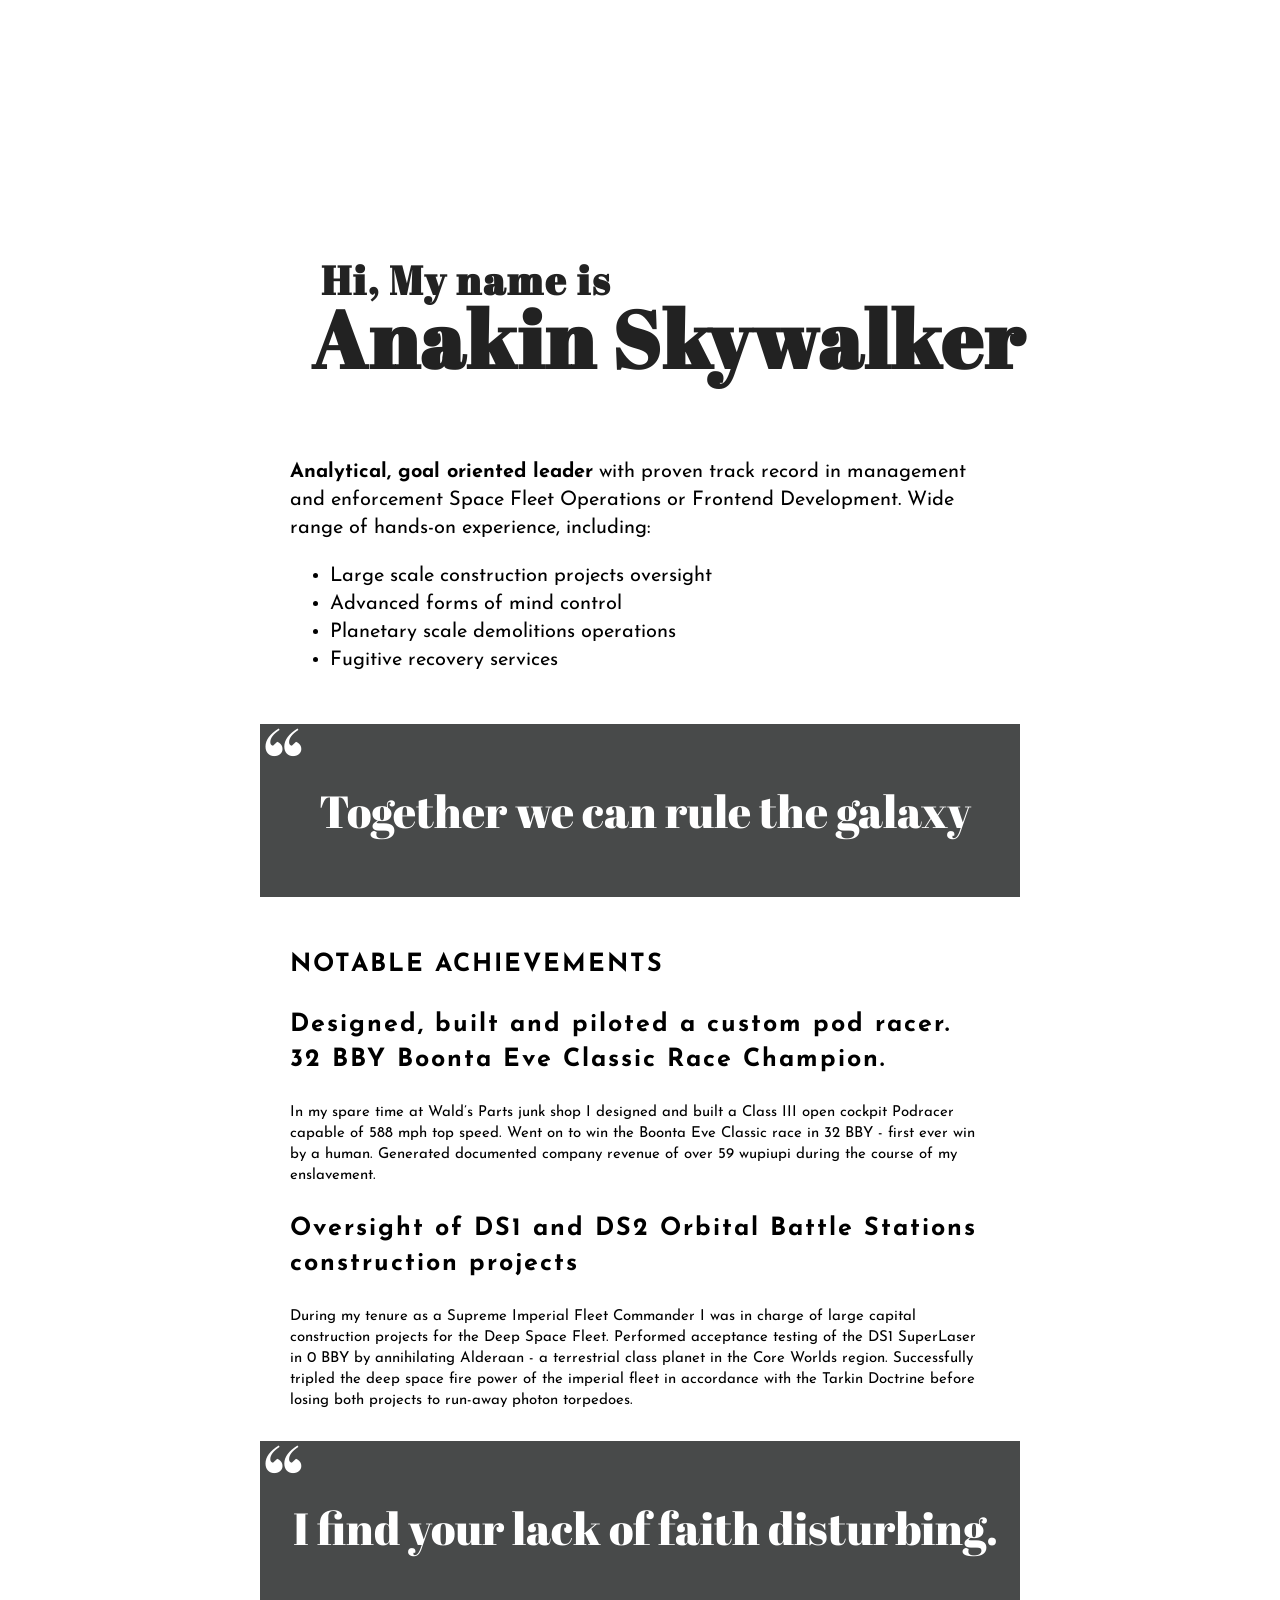
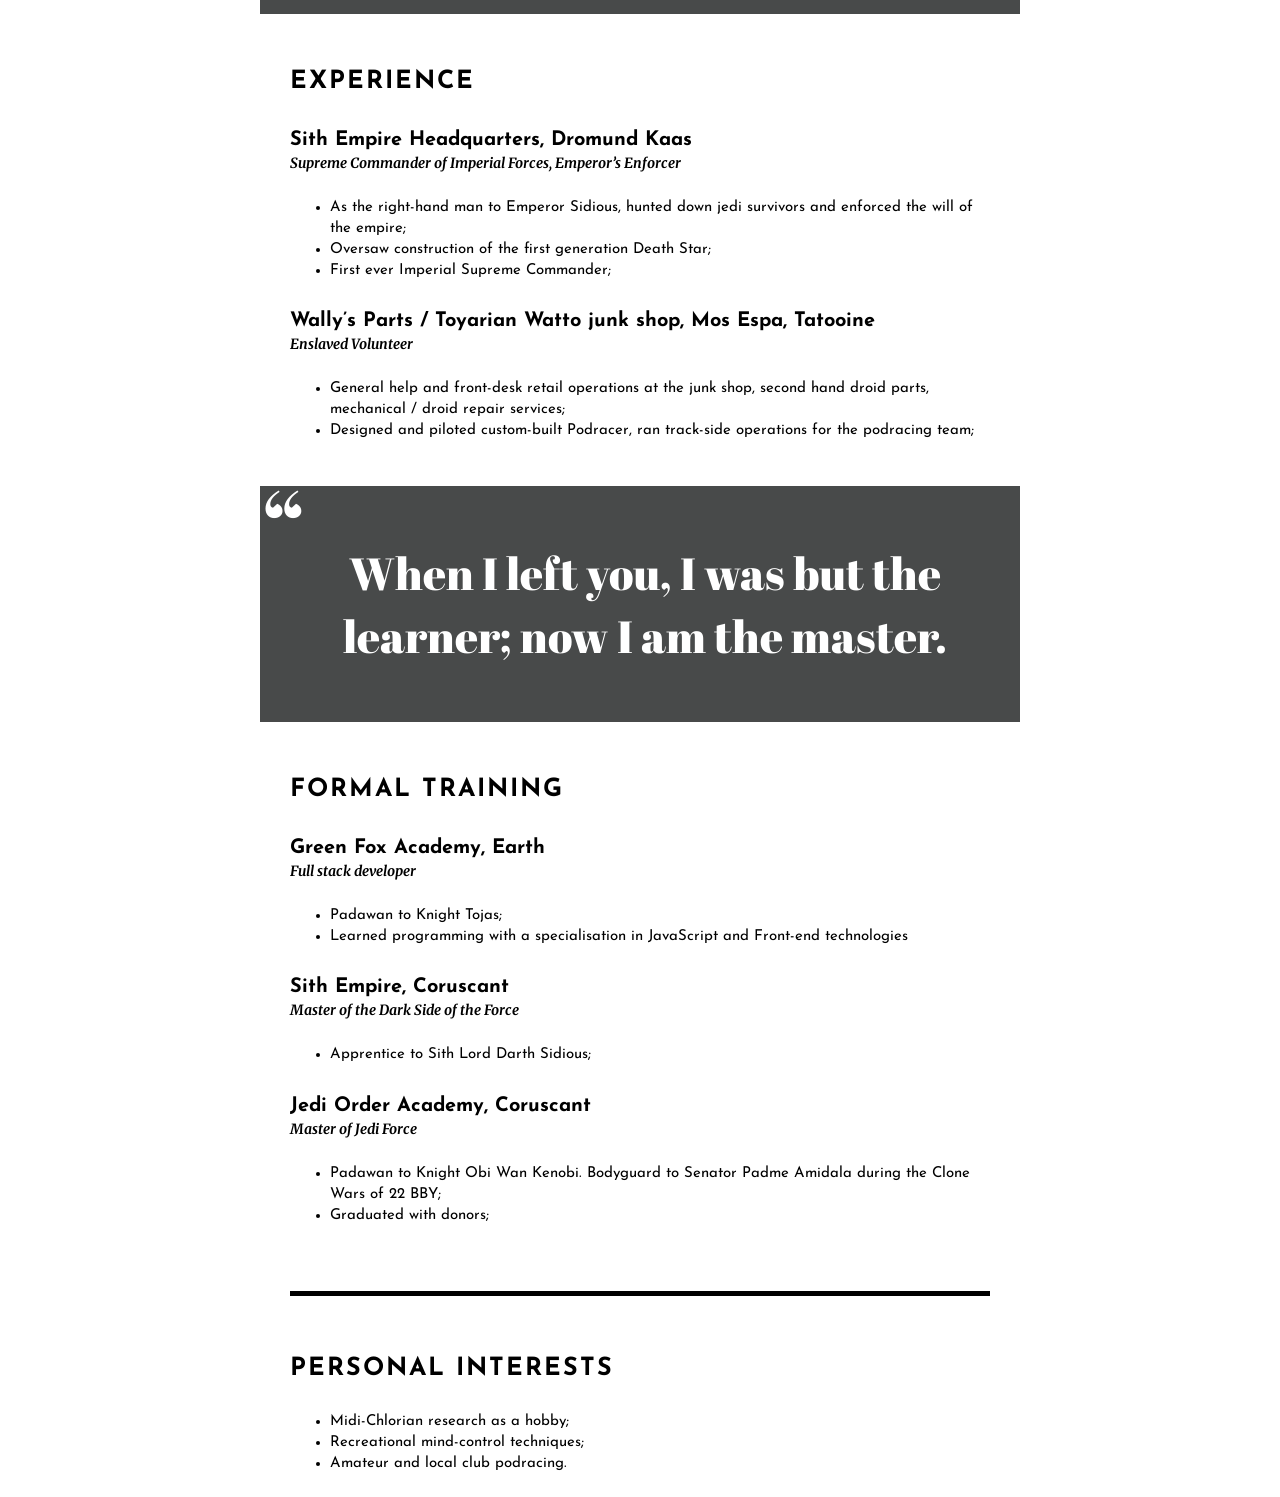
<file: index.html>
<!DOCTYPE html>
<html lang="en" >
<head>
  <meta charset="UTF-8">
  <title>CodePen - My first website</title>
  <link href="https://fonts.googleapis.com/css2?family=Abril+Fatface&display=swap" rel="stylesheet">

<link href="https://fonts.googleapis.com/css2?family=Josefin+Sans&display=swap" rel="stylesheet">

<link href="https://fonts.googleapis.com/css2?family=Merriweather&display=swap" rel="stylesheet"><link rel="stylesheet" href="./style.css">

</head>
<body>
<!-- partial:index.partial.html -->
<header>
    <h2 class="small">Hi, My name is</h2>
    <h1 class="big">Anakin Skywalker</h1>
</header>
<main>
  <article>
  <p><b>Analytical, goal oriented leader</b> with proven track record in management and enforcement Space Fleet Operations or Frontend Development. Wide range of hands-on experience, including:</p>
<ul>
  <li>Large scale construction projects oversight</li>
<li>Advanced forms of mind control</li>
<li>Planetary scale demolitions operations</li>
<li>Fugitive recovery services</li>
</ul>
  </article>
  <blockquote>
    <p>Together we can rule the galaxy</p>
  </blockquote>
  <article>
    <h3>NOTABLE ACHIEVEMENTS</h3>
    <h3>Designed, built and piloted a custom pod racer. 32 BBY Boonta Eve Classic Race Champion.</h3>
    <div>
In my spare time at Wald’s Parts junk shop I designed and built a Class III open cockpit Podracer capable of 588 mph top speed. Went on to win the Boonta Eve Classic race in 32 BBY - first ever win by a human. Generated documented company revenue of over 59 wupiupi during the course of my enslavement.
    </div>
    <h3>Oversight of DS1 and DS2 Orbital Battle Stations construction projects</h3>
    <div>
During my tenure as a Supreme Imperial Fleet Commander I was in charge of large capital construction projects for the Deep Space Fleet. Performed acceptance testing of the DS1 SuperLaser in 0 BBY by annihilating Alderaan - a terrestrial class planet in the Core Worlds region. Successfully tripled the deep space fire power of the imperial fleet in accordance with the Tarkin Doctrine before losing both projects to run-away photon torpedoes.
    </div>
  </article>
    <blockquote>
    <p>I find your lack of faith disturbing.</p>
  </blockquote>
   <article>
     <h3>EXPERIENCE</h3>
     <h4>Sith Empire Headquarters, Dromund Kaas</h4>
     <h5>Supreme Commander of Imperial Forces, Emperor’s Enforcer</h5>
     <div>
<ul>
<li>As the right-hand man to Emperor Sidious, hunted down jedi survivors and enforced the will of the empire;</li>
  <li>Oversaw construction of the first generation Death Star;</li>
  <li>First ever Imperial Supreme Commander;</li>
     </ul>
     </div>
     <h4>Wally’s Parts / Toyarian Watto junk shop, Mos Espa, Tatooine</h4>
     <h5>Enslaved Volunteer</h5>
<div>
  <ul>
<li>General help and front-desk retail operations at the junk shop, second hand droid parts, mechanical / droid repair services;</li>
<li>Designed and piloted custom-built Podracer, ran track-side operations for the podracing team;</li>
  </ul>
     </div>
   </article>
  <blockquote>
    <p>When I left you, I was but the learner; now I am the master.</p>
  </blockquote>
  <article>
    <div>
    <h3>FORMAL TRAINING</h3>
    <h4>Green Fox Academy, Earth</h4>
    <h5>Full stack developer</h5>
<ul>
  <li>Padawan to Knight Tojas;</li>
  <li>Learned programming with a specialisation in JavaScript and Front-end technologies</li>
    </ul>
<h4>Sith Empire, Coruscant</h4>
    <h5>Master of the Dark Side of the Force</h5>
<ul>
  <li>Apprentice to Sith Lord Darth Sidious;</li>
    </ul>
<h4>Jedi Order Academy, Coruscant</h4>
    <h5>Master of Jedi Force</h5>
<ul>
<li>Padawan to Knight Obi Wan Kenobi. Bodyguard to Senator Padme Amidala during the Clone Wars of 22 BBY;</li>
  <li>Graduated with donors;</li>
  </ul>
    </div>
  </article>
  <footer>
    <h3>PERSONAL INTERESTS</h3>
    <div>
      <ul>
<li>Midi-Chlorian research as a hobby;</li>
        <li>Recreational mind-control techniques;</li>
        <li>Amateur and local club podracing.</li>
        </ul>
  </footer>
</main>
<!-- partial -->
  
</body>
</html>
</file>
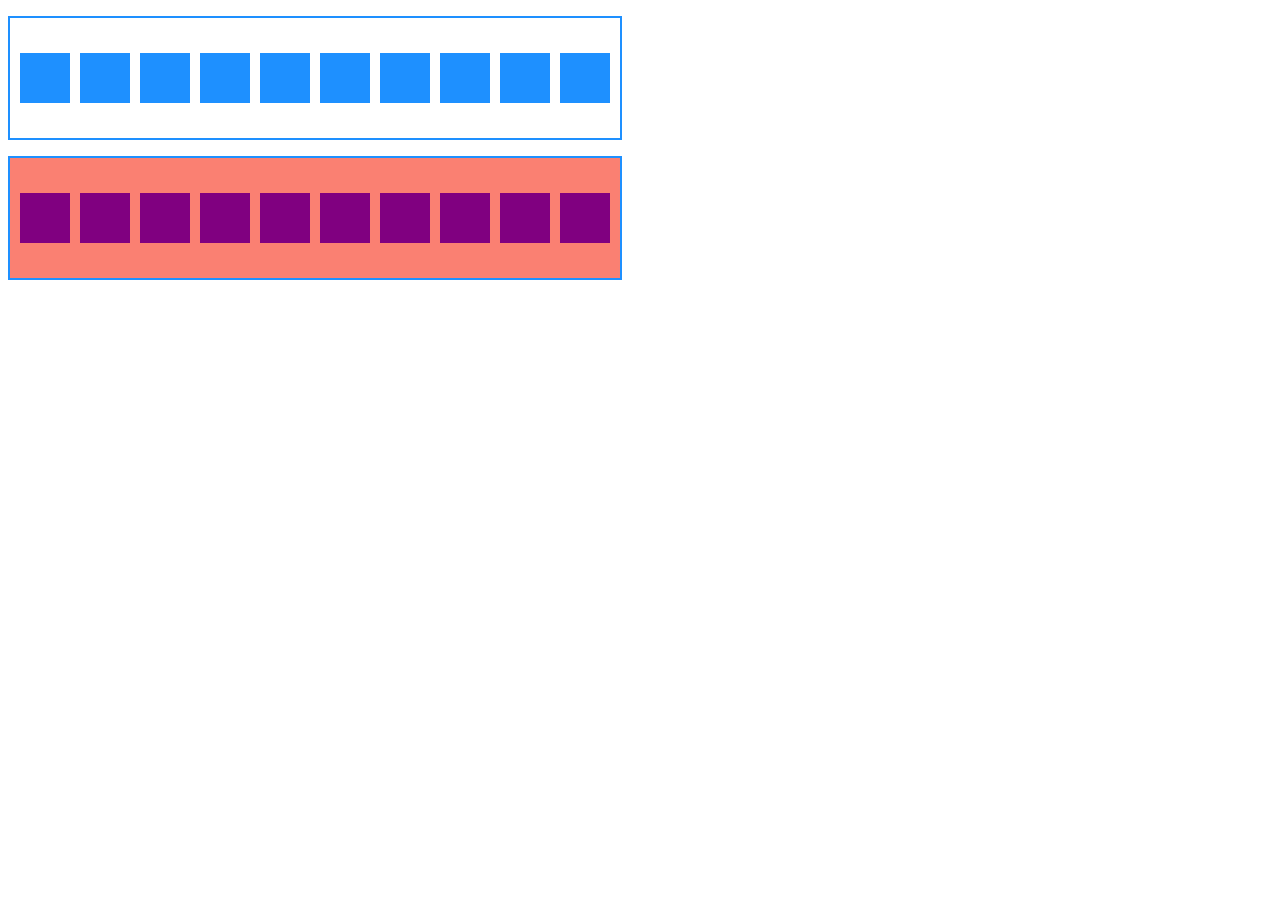
<file: 20-boxes/index.html>
<!DOCTYPE html>
<html lang="en">
<head>
    <link rel="stylesheet" type="text/css" href="style.css">
    <meta charset="UTF-8">
    <meta name="viewport" content="width=device-width, initial-scale=1.0">
    <title>20 boxes</title>
</head>
<body>
    <ul class="container1">
        <li class="item1"></li>
        <li class="item1"></li>
        <li class="item1"></li>
        <li class="item1"></li>
        <li class="item1"></li>
        <li class="item1"></li>
        <li class="item1"></li>
        <li class="item1"></li>
        <li class="item1"></li>
        <li class="item1"></li>
      </ul>

      <ul class="container2">
        <li class="item2"></li>
        <li class="item2"></li>
        <li class="item2"></li>
        <li class="item2"></li>
        <li class="item2"></li>
        <li class="item2"></li>
        <li class="item2"></li>
        <li class="item2"></li>
        <li class="item2"></li>
        <li class="item2"></li>
      </ul>
</body>
</html>
</file>
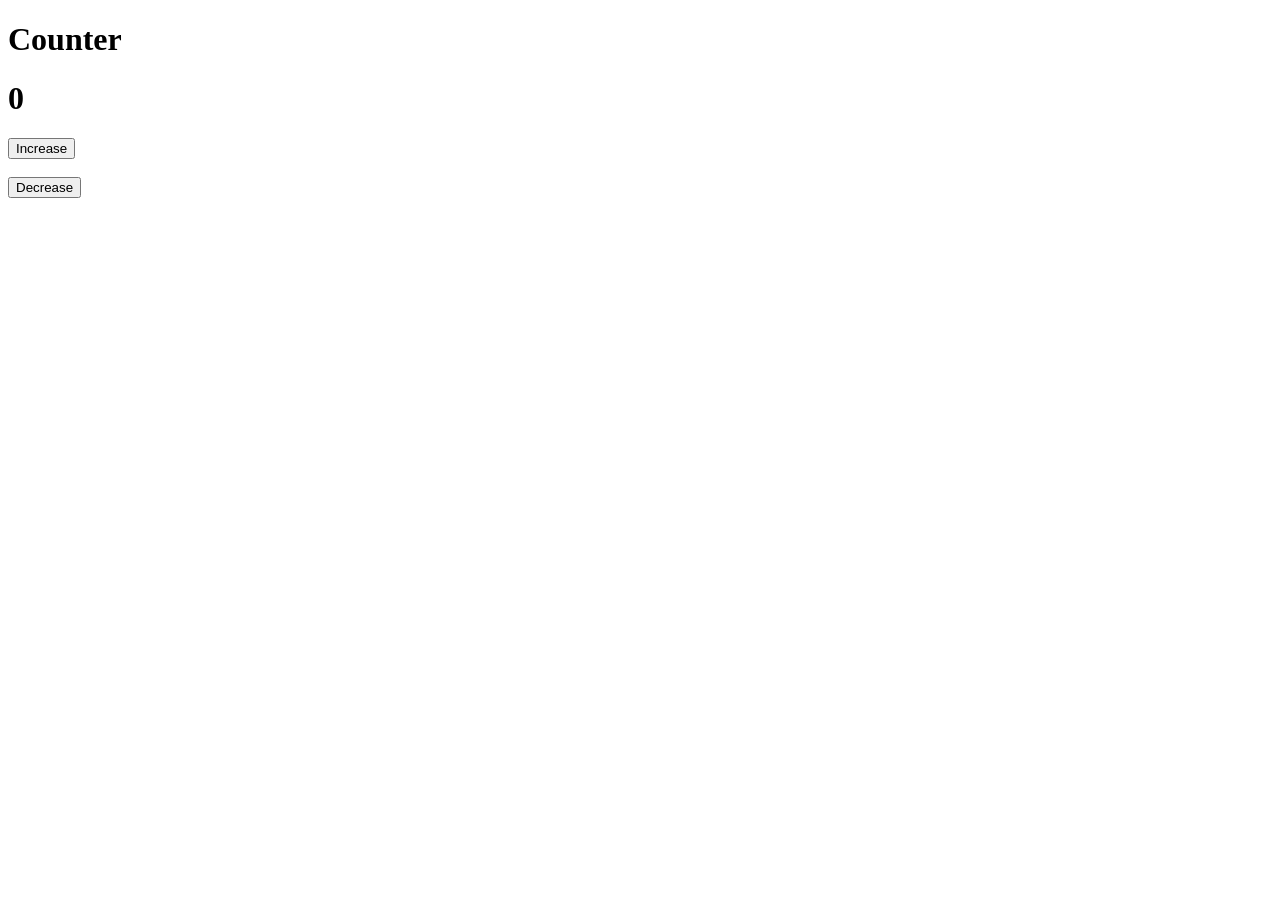
<file: counter/index.html>
<!DOCTYPE html>
<html lang="en">
<head>
    <meta charset="UTF-8">
    <meta name="viewport" content="width=device-width, initial-scale=1.0">
    <title>Counter</title>
</head>
<body>
<h1>Counter</h1>
<h1 id="num">0</h1>
<button id="plus">Increase</button><br><br>
<button id="minus">Decrease</button>

<script src="https://ajax.googleapis.com/ajax/libs/jquery/3.3.1/jquery.min.js"></script>
<script src="scripts.js"></script>
</body>
</html>
</file>
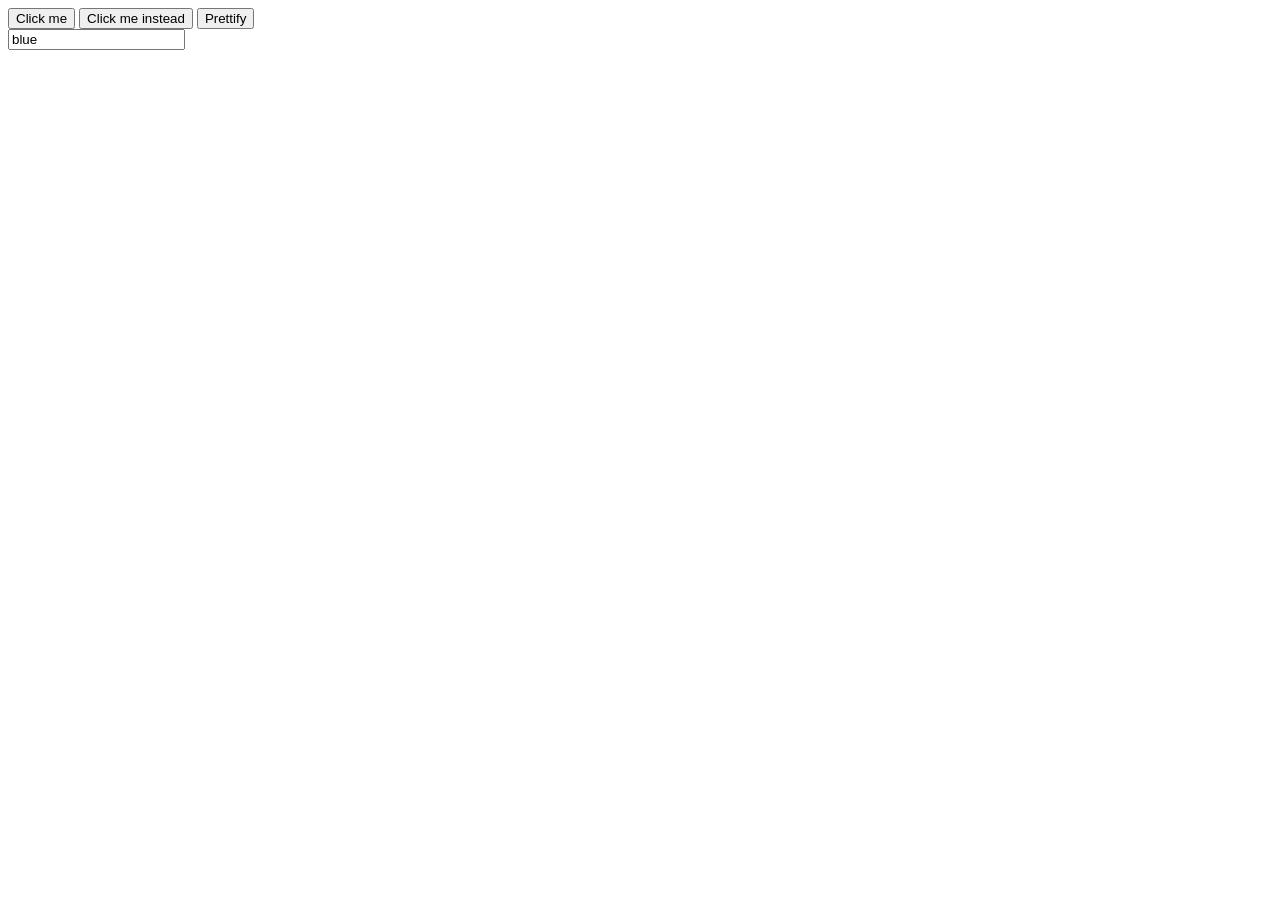
<file: events-event-listeners/index.html>
<!DOCTYPE html>
<html lang="en">
<head>
    <meta charset="UTF-8">
    <meta name="viewport" content="width=device-width, initial-scale=1.0">
    <title>Events & Event Listeners</title>
</head>
<body>
    <button id="first">Click me</button>
    <button id="second">Click me instead</button>
    <button id="third">Prettify</button><br>
    <input type="text" id="color" value="blue"><br>

<script src="https://ajax.googleapis.com/ajax/libs/jquery/3.3.1/jquery.min.js"></script>
<script src="scripts.js"></script>
</body>
</html>
</file>
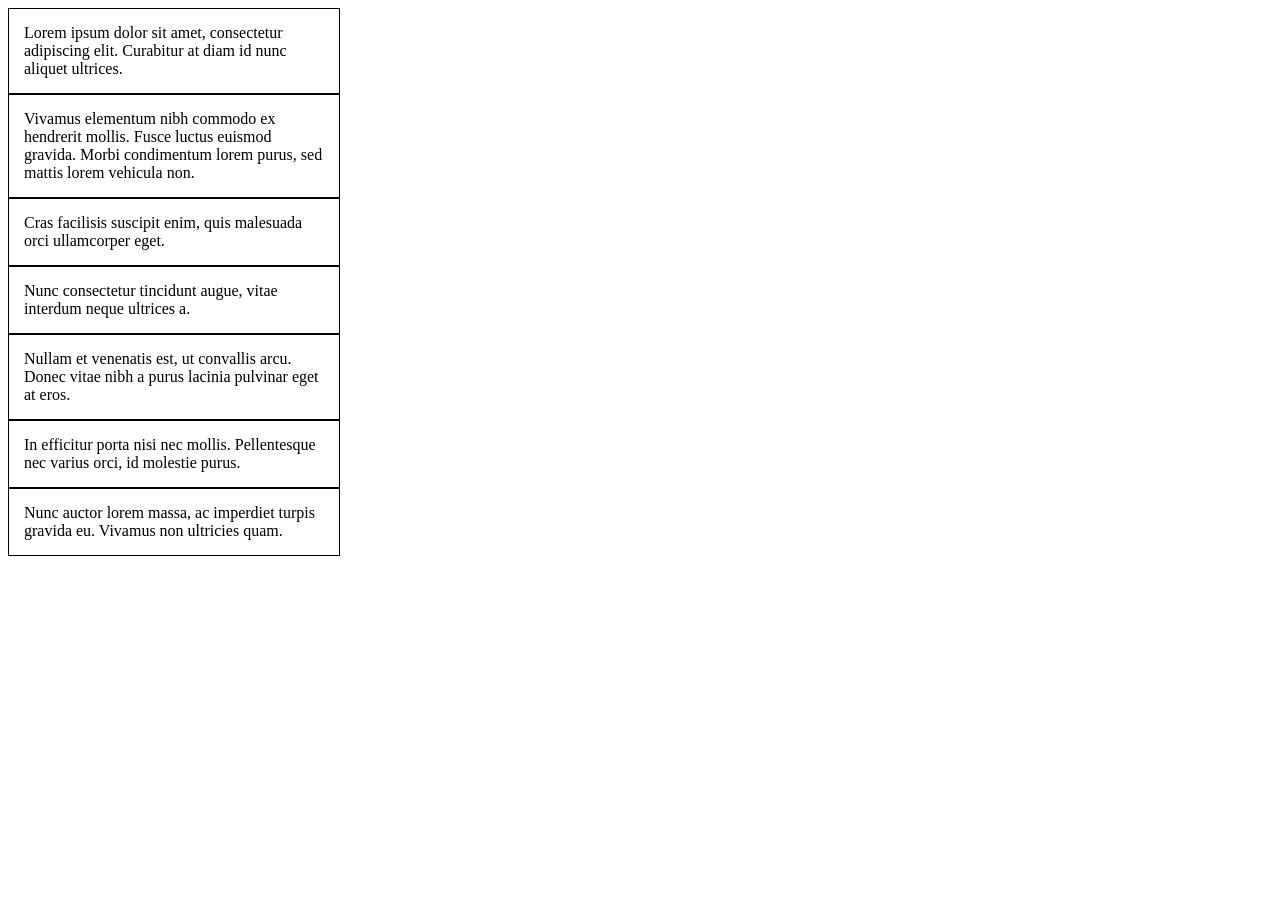
<file: pracitce-pseudo-selectors/index.html>
<!DOCTYPE html>
<html lang="en">
<head>
    <link rel="stylesheet" type="text/css" href="style.css">
    <meta charset="UTF-8">
    <meta name="viewport" content="width=device-width, initial-scale=1.0">
    <title>Practice pseudo selectors</title>
</head>
<body>
    <div>Lorem ipsum dolor sit amet, consectetur adipiscing elit. Curabitur at diam id nunc aliquet ultrices.</div>
    <div>Vivamus elementum nibh commodo ex hendrerit mollis. Fusce luctus euismod gravida. Morbi condimentum lorem purus, sed mattis lorem vehicula non.</div>
    <div>Cras facilisis suscipit enim, quis malesuada orci ullamcorper eget.</div>
    <div>Nunc consectetur tincidunt augue, vitae interdum neque ultrices a.</div>
    <div> Nullam et venenatis est, ut convallis arcu. Donec vitae nibh a purus lacinia pulvinar eget at eros.</div>
    <div>In efficitur porta nisi nec mollis. Pellentesque nec varius orci, id molestie purus.</div>
    <div>Nunc auctor lorem massa, ac imperdiet turpis gravida eu. Vivamus non ultricies quam.</div>
</body>
</html
</file>
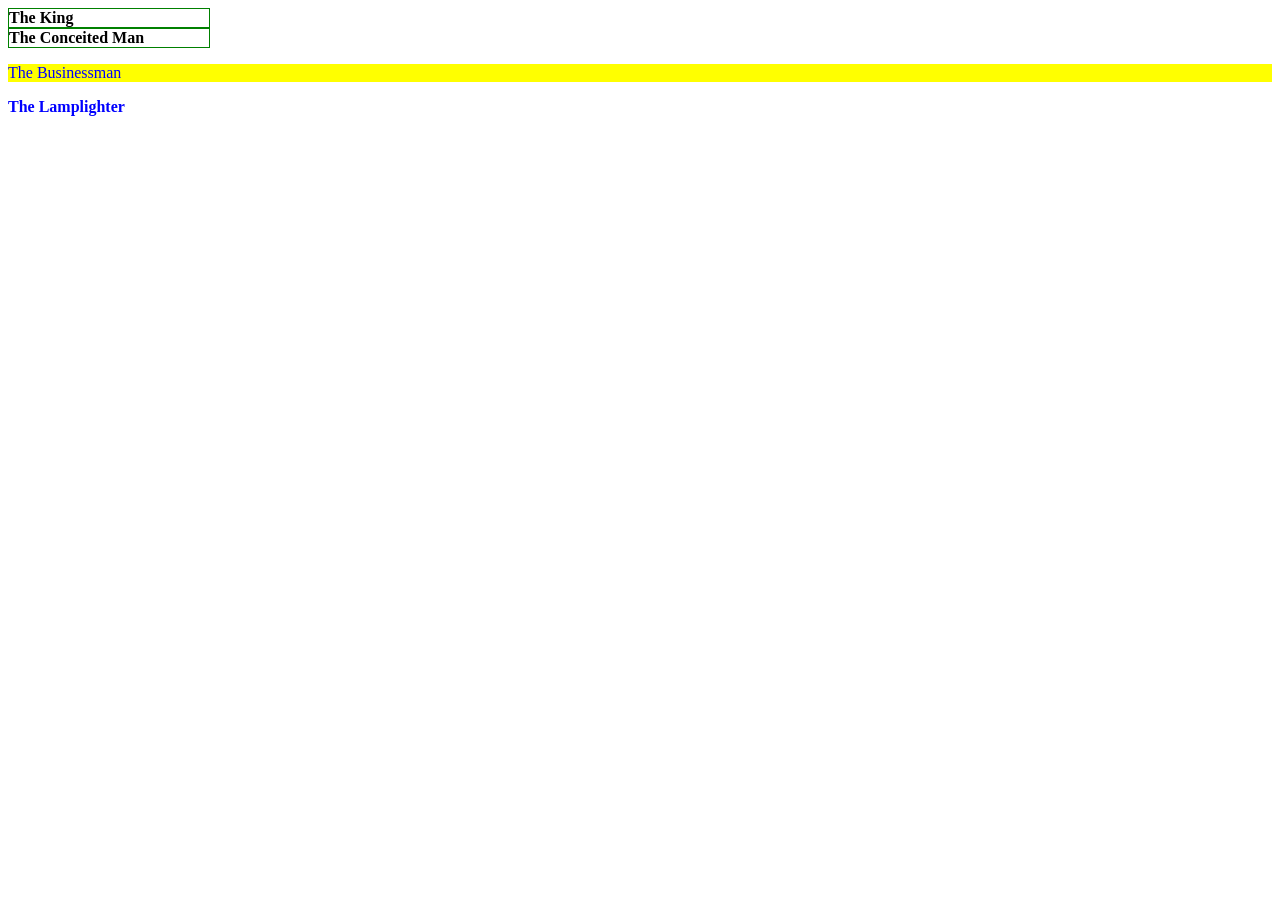
<file: simplest-selectors/index.html>
<!DOCTYPE html>
<html lang="en">
<head>
    <link rel="stylesheet" type="text/css" href="style.css">
    <meta charset="UTF-8">
    <meta name="viewport" content="width=device-width, initial-scale=1.0">
    <title>Simplest selectors</title>
</head>
<body>
    <div class="container">
        <div id="b325" class="asteroid">The King</div>
        <div class="asteroid b326">The Conceited Man</div>
      </div>
      <p class="asteroid big">The Businessman</p>
      <div class="asteroid b329 big">The Lamplighter</div>
</body>
</html>
</file>
<file: style.css>
header {
  display: flex;
  flex-direction: column;
  background-position: center;
  background-size: cover;
  position: relative;
  font-family: 'Abril Fatface', cursive;
  color: #222;
  background-image:
    url("http://stayathome-syllabus.greenfox.academy/week01/assets/first-website-header.png");
  width: 90%;
  height: 400px;
  top: -8px;
  left: 5%;
  margin-bottom: 50px;
}

main {
  display: flex;
  flex-direction: column;
  width: 700px;
  margin: 0 auto;
  align-content: center;
  font-family: 'Josefin Sans', sans-serif;
  font-size: 20px;
  line-height: 1.4;
}

h1 {
  position: relative;
  top: 110px;
  left: 240px;
  font-size: 80px;
}

h2 {
  position: relative;
  top: 220px;
  left: 250px;
  font-size: 40px;
}

h3 {
  font-size: 25px;
}

h4 {
  font-size: 20px;
  margin-bottom: 0px;
}

h5 {
  margin-top: 0px;
  font-family: 'Merriweather', serif;
  font-style: italic;
  font-size: 14px;
}

h1, h2, h3 {
  letter-spacing: 2px;
}

article {
  margin-top: -20px;
}

blockquote {
  font-family: 'Abril Fatface', cursive;
  color: white;
  background: #484a4a;
  padding: 10px;
  padding-left: 10px;
  padding-right: 0px;
  position: relative;
  right: 70px;
  width: 750px;
  font-size: 45px;
  margin-top: 30px;
  text-align: center;
}

blockquote::before {
  font-family: 'Abril Fatface', cursive;
  content: "“";
  color: white;
  font-size: 100px;
  position: absolute;
  top: -28px;
  left: 1px;
}

div {
  font-size: 15px;
}

footer {
  border-top: 5px solid black;
  padding-top: 30px;
  margin-top: 50px;
}
</file>
<file: 20-boxes/style.css>
.container1 {
    width: 600px;
  height: 100px;
  list-style-type: none;
  display: flex;
  padding: 10px;
  align-items: center;
  justify-content: center;
  border: #1E90FF 2px solid;
  padding-left: 0px;
}

.item1 {
    background: #1E90FF;
    width: 50px;
    height: 50px;
    margin-left: 10px;
}

.container2 {
    width: 600px;
  height: 100px;
  list-style-type: none;
  background: salmon;
  display: flex;
  padding: 10px;
  padding-left: 0px;
  align-items: center;
  justify-content: center;
  border: #1E90FF 2px solid;
}

.item2 {
    background: purple;
    width: 50px;
    height: 50px;
    margin-left: 10px;
}
</file>
<file: pracitce-pseudo-selectors/style.css>
div {
    width: 300px;
    border: 1px solid black;
    display: flex;
    flex-direction: column;
    text-align: left;
    padding: 15px;
}

div:hover {
    background-color: salmon;
}
</file>
<file: simplest-selectors/style.css>
.big{
    color: blue;
}

#b325, .b326 {
    border: 1px green solid;
    width: 200px;
}

div {
    font-weight: bold;
}

p {
    background-color: yellow;
}
</file>
